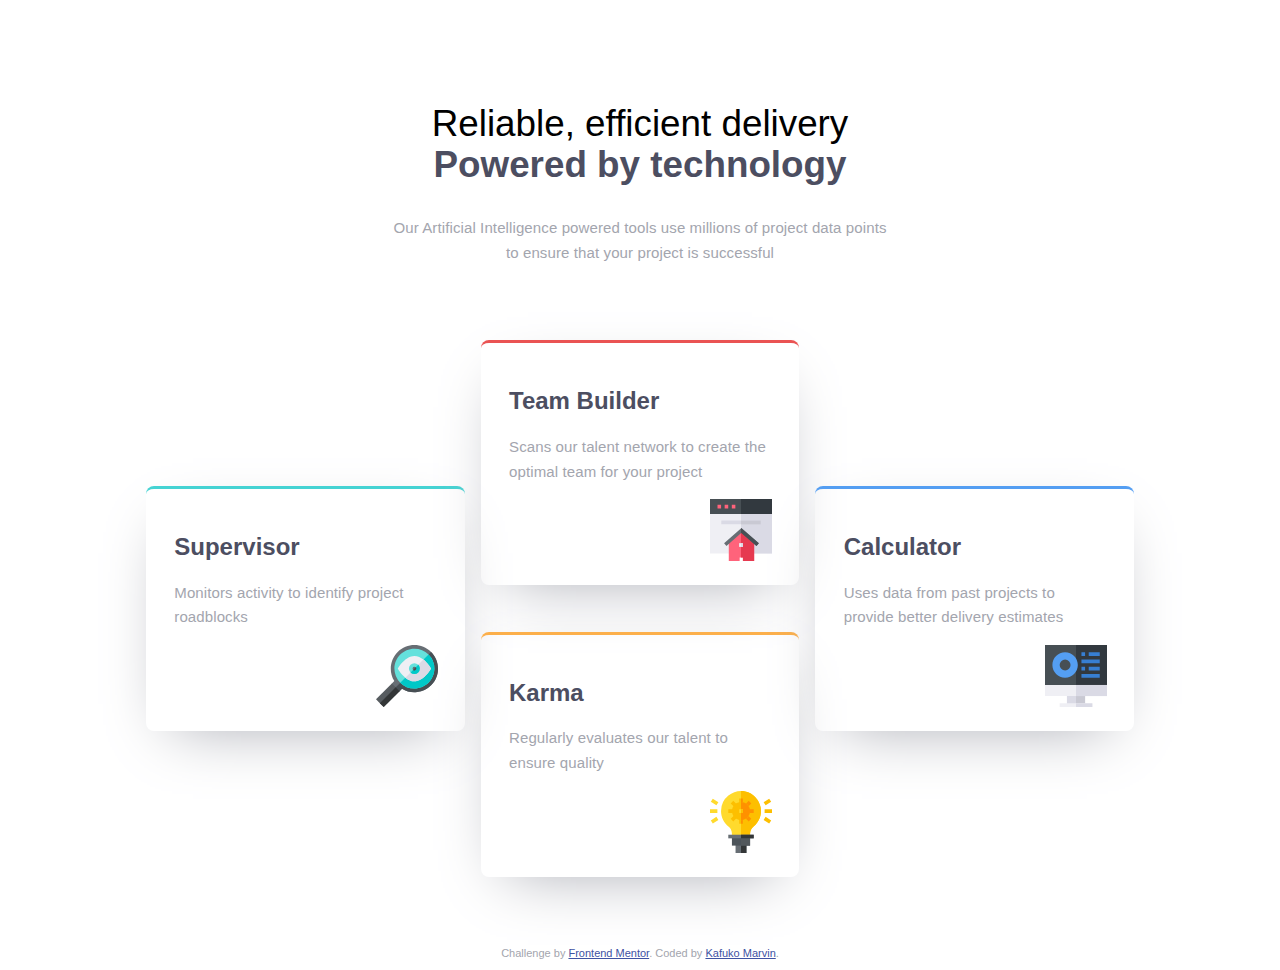
<file: Four Card Feature Section/index.html>
<!DOCTYPE html>
<html lang="en">

<head>
    <meta charset="UTF-8">
    <meta name="viewport" content="width=device-width, initial-scale=1.0">

    <link rel="icon" type="image/png" sizes="32x32" href="./images/favicon-32x32.png">
    <link rel="stylesheet" href="styles.css">

    <title>Frontend Mentor | Four card feature section</title>


</head>

<body>
    <div class="section-header">
        <h1>Reliable, efficient delivery</h1>
        <h2 class="title"><b>Powered by technology</b></h2>
        <p class="text">Our Artificial Intelligence powered tools use millions of project data points to ensure that your project is successful</p>
    </div>
    <main>
        <article class="card card-one">

            <h2 class="title">Supervisor</h2>
            <p class="text"> Monitors activity to identify project roadblocks </p>
            <div class="card_image">
                <img src="./images/icon-supervisor.svg" alt="">
            </div>
        </article>


        <article class="card card-two">

            <h2 class="title">Team Builder</h2>
            <p class="text"> Scans our talent network to create the optimal team for your project</p>
            <div class="card_image">
                <img src="./images/icon-team-builder.svg" alt="">
            </div>
        </article>


        <article class="card  card-three">
            <h2 class="title">Karma</h2>
            <p class="text"> Regularly evaluates our talent to ensure quality</p>
            <div class="card_image">
                <img src="./images/icon-karma.svg" alt="">
            </div>
        </article>


        <article class="card card-four">
            <h2 class="title">Calculator</h2>
            <p class="text"> Uses data from past projects to provide better delivery estimates </p>
            <div class="card_image">
                <img src="./images/icon-calculator.svg" alt="">
            </div>
        </article>

    </main>
    <footer>
        <p class="attribution">
            Challenge by <a href="https://www.frontendmentor.io?ref=challenge" target="_blank">Frontend Mentor</a>. Coded by <a href="https://www.frontendmentor.io/profile/kafukoM">Kafuko Marvin</a>.
        </p>
    </footer>
</body>
</file>
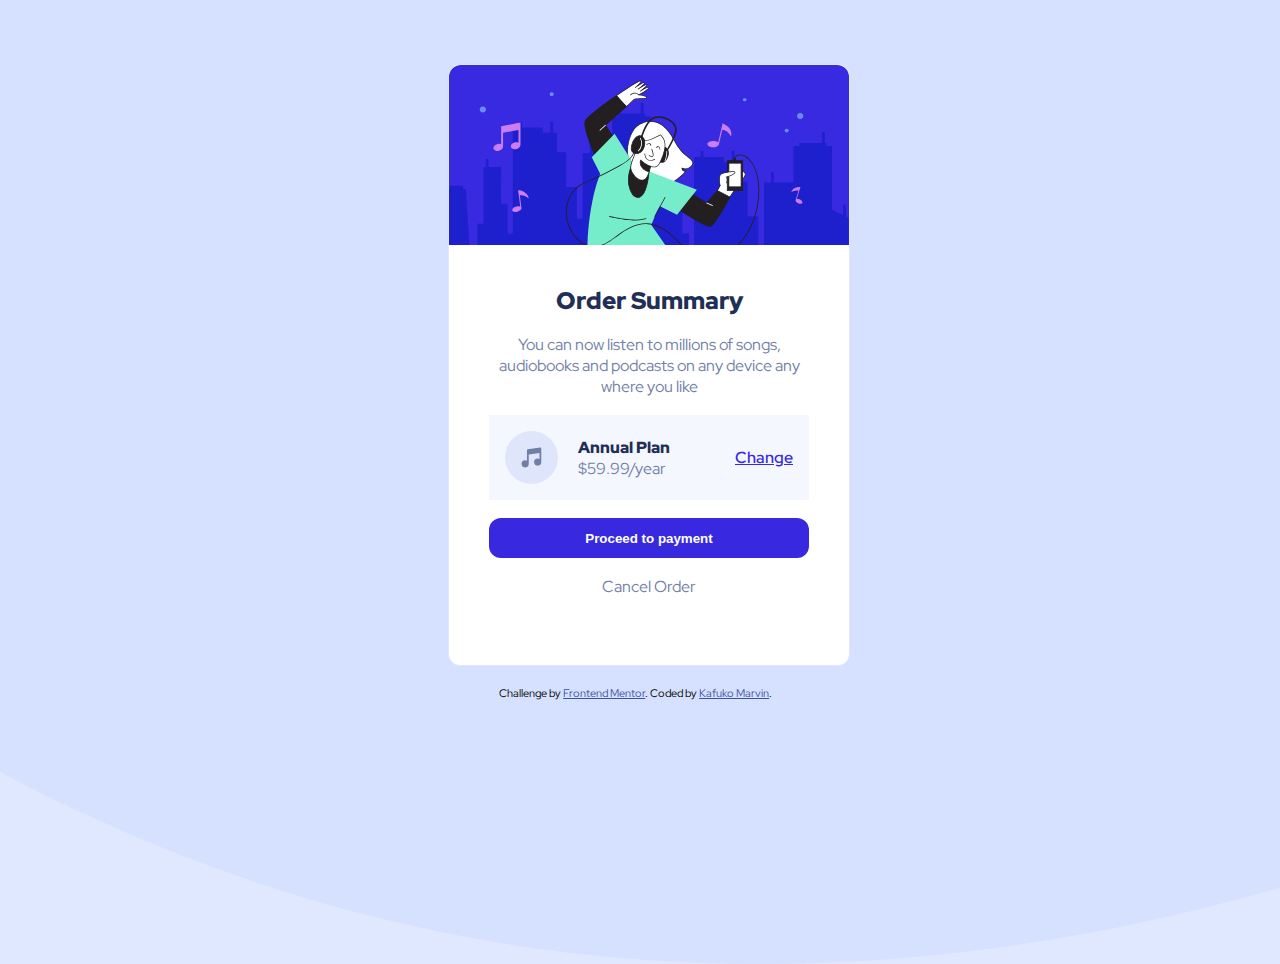
<file: Order Summary Component/index.html>
<!DOCTYPE html>
<html lang="en">

<head>
    <meta charset="UTF-8">
    <meta http-equiv="X-UA-Compatible" content="IE=edge">
    <meta name="viewport" content="width=device-width, initial-scale=1.0">
    <title>Frontend Mentor | Order summary card</title>
    <link rel="stylesheet" href="styles.css">
</head>

<body>
    <div class="parent-container">
        <div class="image-container">
            <img src="./hero.svg" class="hero" alt="Photo">
        </div>
        <div class="content-container">
            <h2 class="header">Order Summary</h2>
            <p class="text">You can now listen to millions of songs, audiobooks and podcasts on any device any where you like</p>
            <div class="pricing">
                <div class="pricing-details">
                    <div class="pricing-left">
                        <img src="./icon-music.svg" class="music" alt="Music icon">
                        <span>
                            <span class="price-header">Annual Plan</span>
                        <span id="price">$59.99/year</span>
                        </span>
                    </div>
                    <div id="link">Change</div>
                </div>
            </div>
            <input type="button" value="Proceed to payment" id="pay">
            <span><a>Cancel Order</a></span>
        </div>
    </div>
    <div class="attribution">
        Challenge by <a href="https://www.frontendmentor.io?ref=challenge" target="_blank">Frontend Mentor</a>. Coded by <a href="https://www.frontendmentor.io/kafukoM">Kafuko Marvin</a>.
    </div>
</body>

</html>
</file>
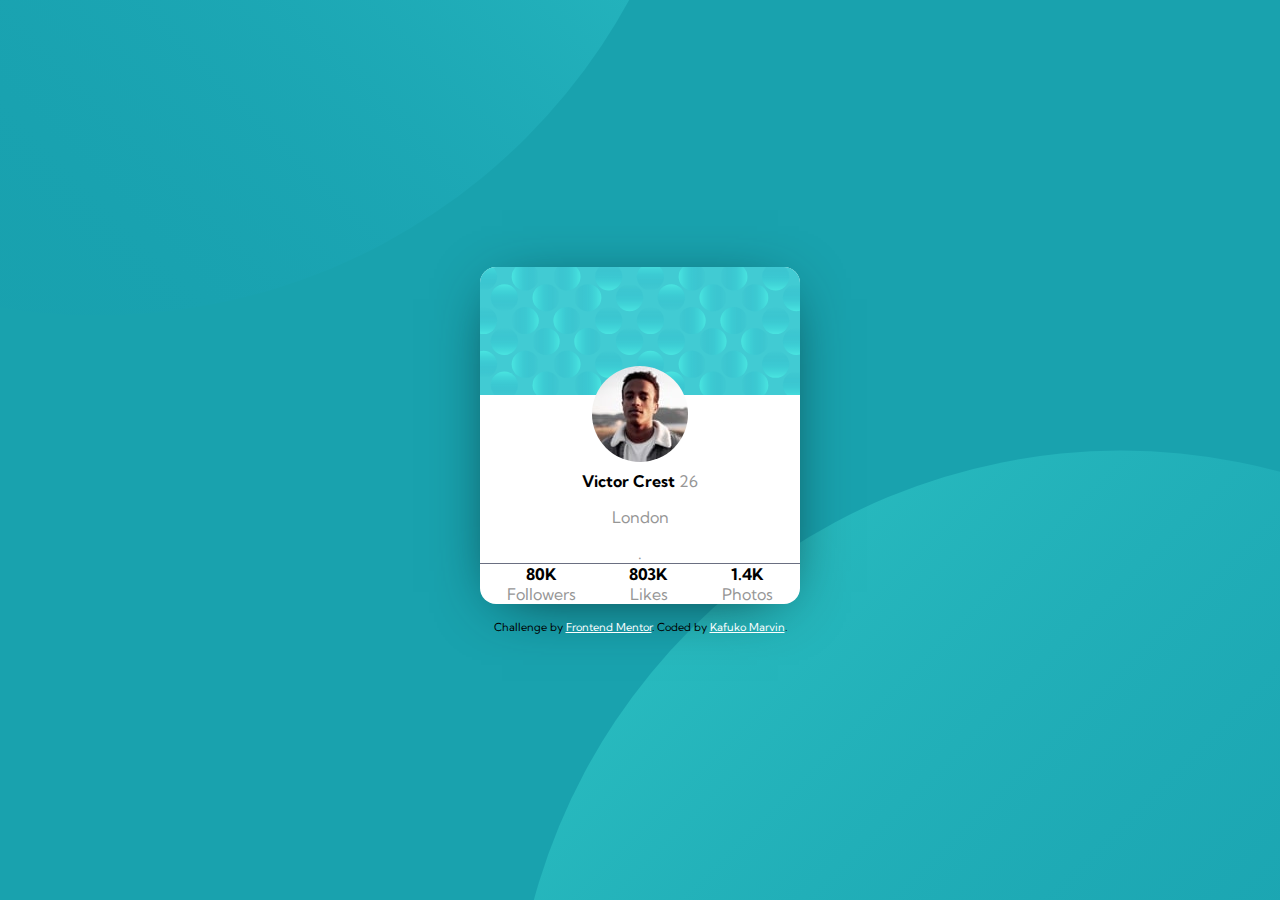
<file: Profile Card Component/index.html>
<!DOCTYPE html>
<html lang="en">

<head>
    <meta charset="UTF-8">
    <meta name="viewport" content="width=device-width, initial-scale=1.0">
    <!-- displays site properly based on user's device -->

    <link rel="icon" type="image/png" sizes="32x32" href="./images/favicon-32x32.png">

    <link rel="stylesheet" href="styles.css">

    <title>Frontend Mentor | Profile card component</title>


</head>

<body>
    <div class="card">
        <div class="card-top">
            <img src="./images/bg-pattern-card.svg" alt="" id="image-top">
        </div>
        <div class="card-body">
            <img src="./images/image-victor.jpg" alt="" id="image-body">
            <div class="card-paragraph">
                <div class="card-name"><b>Victor Crest</b> 26</div>
                <div class="card-city">London</div>
                .
            </div>


        </div>
        <div class="card-bottom">
            <div class="followers"><b>80K</b><span>Followers</span></div>
            <div class="likes"><b>803K</b> <span>Likes</span></div>
            <div class="photos"><b>1.4K</b> <span>Photos</span></div>
        </div>
    </div>

    <div class="attribution">
        Challenge by <a href="https://www.frontendmentor.io?ref=challenge" target="_blank">Frontend Mentor</a>. Coded by <a href="https://www.frontendmentor.io/profile/kafukoM">Kafuko Marvin</a>.
    </div>

</body>

</html>
</file>
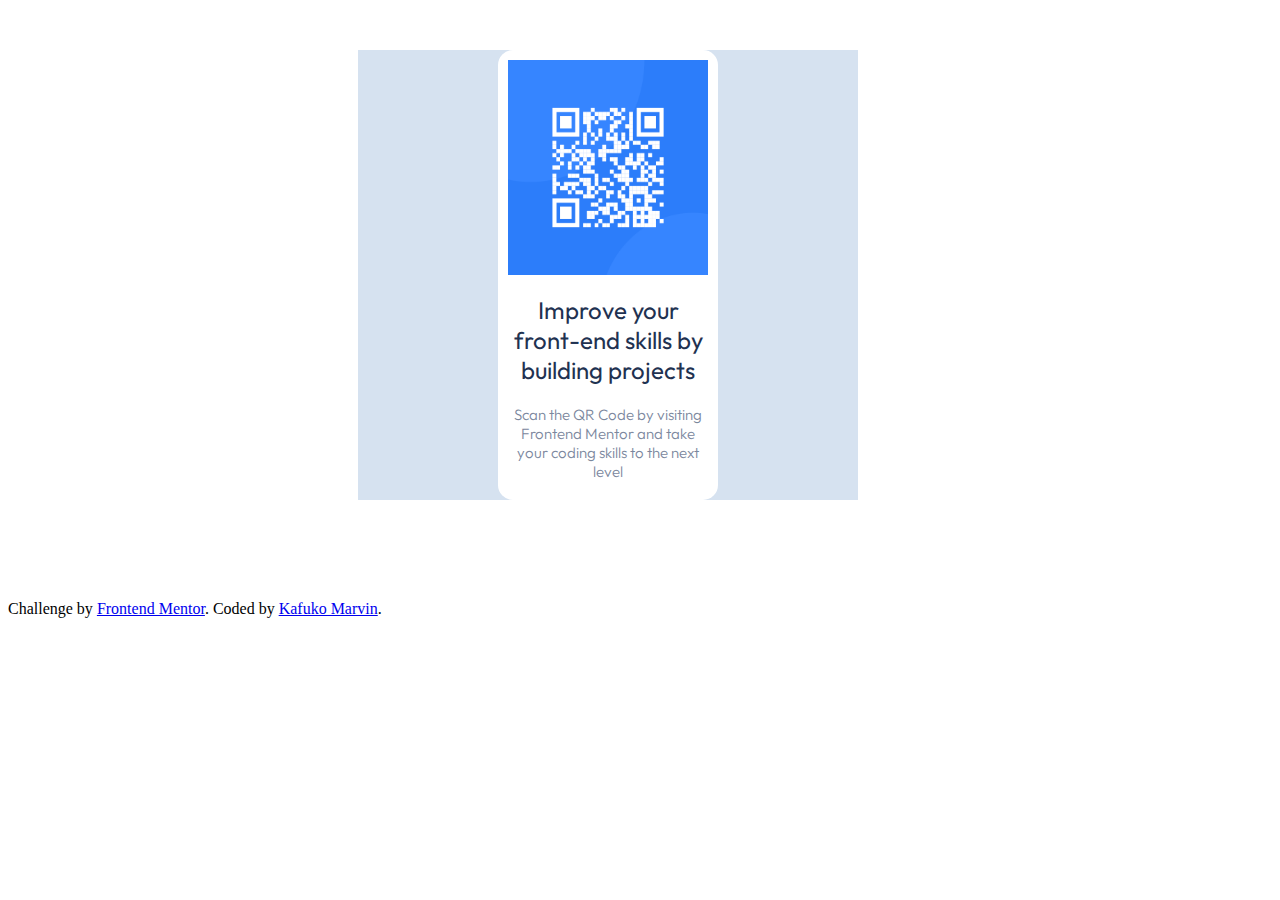
<file: QR Code Component/index.html>
<!DOCTYPE html>
<html lang="en">

<head>
    <meta charset="UTF-8">
    <meta http-equiv="X-UA-Compatible" content="IE=edge">
    <meta name="viewport" content="width=device-width, initial-scale=1.0">
    <link rel="stylesheet" href="styles.css">
    <title>QR Code Component</title>
</head>

<body>
    <div class="parent">
        <div class="qr-container">
            <div class="image-container">
                <img src="./images/image-qr-code.png" alt="qr-code-image">
            </div>
            <div class="text-container">
                <h2>Improve your front-end skills by building projects</h2>
                <p>Scan the QR Code by visiting Frontend Mentor and take your coding skills to the next level</p>
            </div>
        </div>
    </div>

    <footer class="attribution">
        Challenge by <a href="https://www.frontendmentor.io?ref=challenge" target="_blank">Frontend Mentor</a>. Coded by <a href="https://www.frontendmentor.io/profile/kafukoM">Kafuko Marvin</a>.
    </footer>

</body>

</html>
</file>
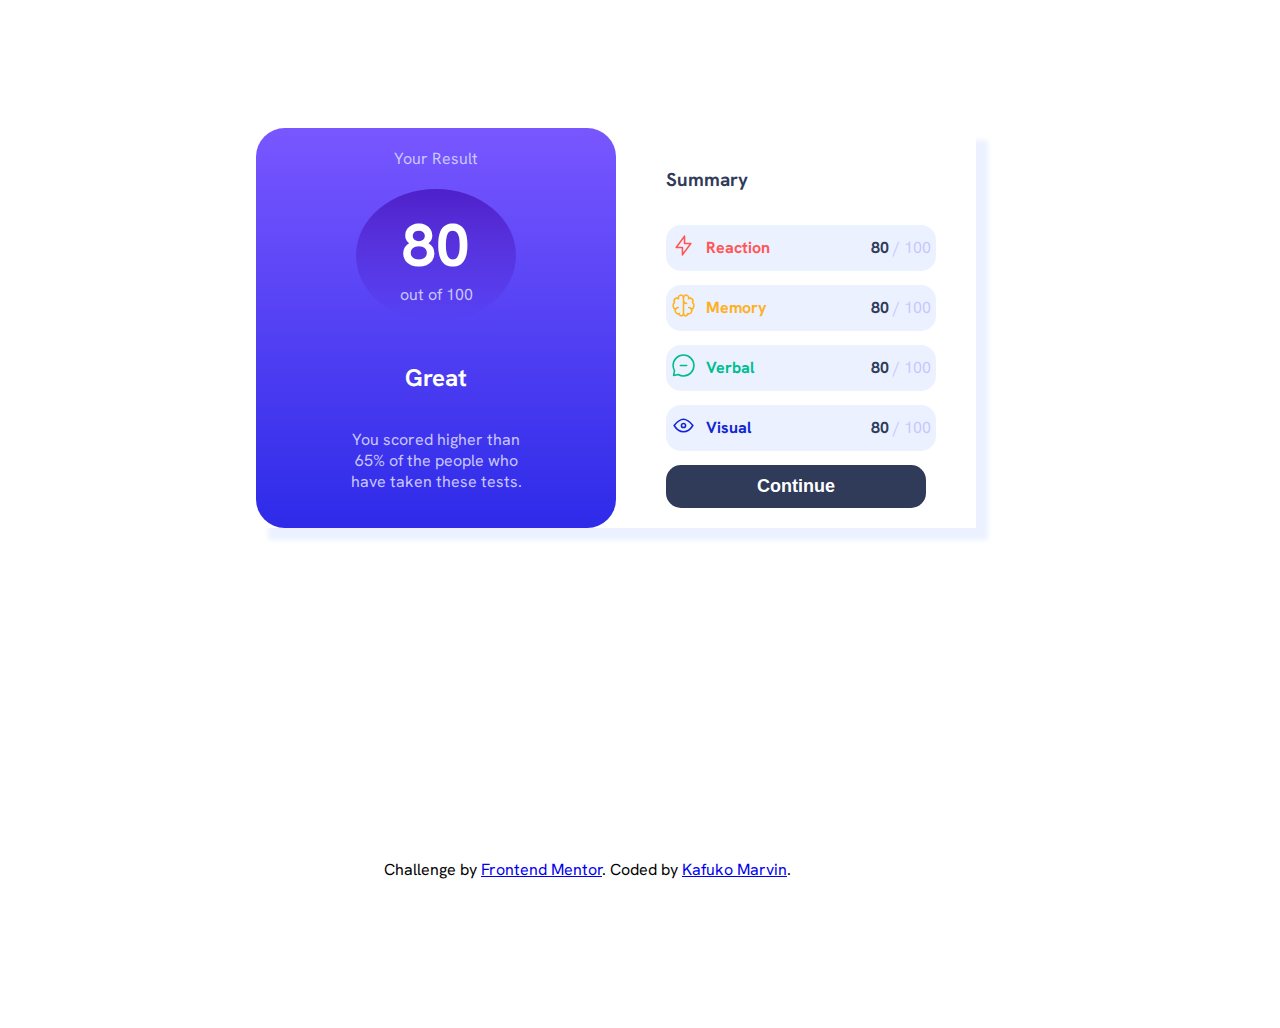
<file: Results Summary Page/index.html>
<!DOCTYPE html>
<html lang="en">

<head>
    <meta charset="UTF-8">
    <meta http-equiv="X-UA-Compatible" content="IE=edge">
    <meta name="viewport" content="width=device-width, initial-scale=1.0">
    <link rel="stylesheet" href="styles.css">
    <title>Results Summary Page</title>
</head>

<body>
    <div class="container">
        <div class="left">
            <div class="results">
                <span>Your Result</span>
                <div class="circle">
                    <b>80</b> out of 100
                </div>
                <h2>Great</h2>
                <p>You scored higher than 65% of the people who have taken these tests.</p>

            </div>
        </div>
        <div class="right">
            <div class="summary">
                <h3>Summary</h3>
                <div class="summary-item reaction">
                    <div class="summary-item__description">
                        <img class="icon" src="./assets/images/icon-reaction.svg" alt="reaction">
                        <b class="name">Reaction</b>
                    </div>
                    <span class="summary-item__percentage">
                        <b>80</b> / 100
                      </span>
                </div>

                <div class="summary-item memory">
                    <div class="summary-item__description">
                        <img class="icon" src="./assets/images/icon-memory.svg" alt="memory">
                        <b class="name">Memory</b>
                    </div>
                    <span class="summary-item__percentage">
                        <b>80</b> / 100
                      </span>
                </div>

                <div class="summary-item verbal">
                    <div class="summary-item__description">
                        <img class="icon" src="./assets/images/icon-verbal.svg" alt="verbal">
                        <b class="name">Verbal</b>
                    </div>
                    <span class="summary-item__percentage">
                        <b>80</b> / 100
                      </span>
                </div>

                <div class="summary-item visual">
                    <div class="summary-item__description">
                        <img class="icon" src="./assets/images/icon-visual.svg" alt="visual">
                        <b class="name">Visual</b>
                    </div>
                    <span class="summary-item__percentage">
                        <b>80</b> / 100
                      </span>
                </div>

                <button class="continue-btn"><b>Continue</b></button>

            </div>
        </div>

    </div>
    <footer class="attribution">
        Challenge by <a href="https://www.frontendmentor.io?ref=challenge" target="_blank">Frontend Mentor</a>. Coded by <a href="https://www.frontendmentor.io/profile/kafukoM">Kafuko Marvin</a>.
    </footer>

</body>

</html>
</file>
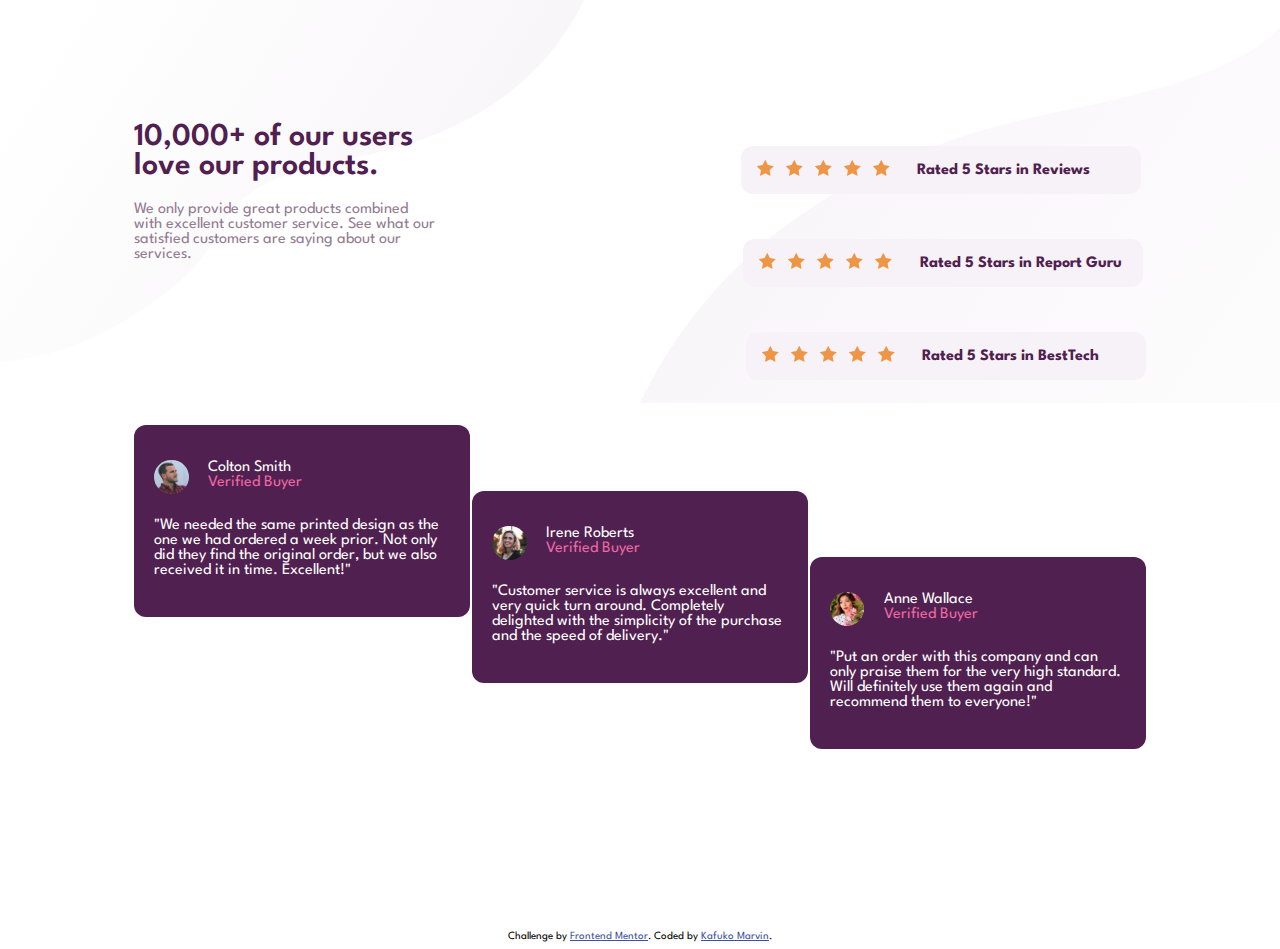
<file: Social Proof Section/index.html>
<!DOCTYPE html>
<html lang="en">

<head>
    <meta charset="UTF-8">
    <meta http-equiv="X-UA-Compatible" content="IE=edge">
    <meta name="viewport" content="width=device-width, initial-scale=1.0">
    <link rel="stylesheet" href="styles.css">
    <link rel="icon" type="image/png" sizes="32x32" href="./images/favicon-32x32.png" />
    <title>Frontend Mentor | Social proof section</title>
</head>

<body>

    <div class="parent-container">
        <div class="header-container">
            <div class="left-header">
                <h1>10,000+ of our users love our products.</h1>
                <p>We only provide great products combined with excellent customer service. See what our satisfied customers are saying about our services.</p>
            </div>
            <div class="right-header">
                <div class="review review-1">
                    <div class="star-container">
                        <img src="./images/icon-star.svg" class="star" alt="">
                        <img src="./images/icon-star.svg" class="star" alt="">
                        <img src="./images/icon-star.svg" class="star" alt="">
                        <img src="./images/icon-star.svg" class="star" alt="">
                        <img src="./images/icon-star.svg" class="star" alt="">
                    </div>
                    <p><b>Rated 5 Stars in Reviews</b></p>


                </div>
                <div class="review review-2">
                    <div class="star-container">
                        <img src="./images/icon-star.svg" class="star" alt="">
                        <img src="./images/icon-star.svg" class="star" alt="">
                        <img src="./images/icon-star.svg" class="star" alt="">
                        <img src="./images/icon-star.svg" class="star" alt="">
                        <img src="./images/icon-star.svg" class="star" alt="">
                    </div>
                    <p><b>Rated 5 Stars in Report Guru</b></p>
                </div>
                <div class="review review-3">
                    <div class="star-container">
                        <img src="./images/icon-star.svg" class="star" alt="">
                        <img src="./images/icon-star.svg" class="star" alt="">
                        <img src="./images/icon-star.svg" class="star" alt="">
                        <img src="./images/icon-star.svg" class="star" alt="">
                        <img src="./images/icon-star.svg" class="star" alt="">
                    </div>
                    <p><b>Rated 5 Stars in BestTech</b></p>
                </div>
            </div>
        </div>
        <div class="body-container">
            <div class="card card-1">
                <div class="card-content">
                    <div class="card-header">
                        <img src="./images/image-colton.jpg" class="profile-image" alt="">
                        <div class="name">
                            Colton Smith<br><span>Verified Buyer</span>
                        </div>
                    </div>
                    <div class="card-body">
                        <p>"We needed the same printed design as the one we had ordered a week prior. Not only did they find the original order, but we also received it in time. Excellent!"
                        </p>
                    </div>
                </div>
            </div>
            <div class="card card-2">
                <div class="card-content">
                    <div class="card-header">
                        <img src="./images/image-irene.jpg" class="profile-image" alt="">
                        <div class="name">
                            Irene Roberts<br><span>Verified Buyer</span>
                        </div>
                    </div>
                    <div class="card-body">
                        <p>"Customer service is always excellent and very quick turn around. Completely delighted with the simplicity of the purchase and the speed of delivery."</p>
                    </div>
                </div>

            </div>
            <div class="card card-3">
                <div class="card-content">
                    <div class="card-header">
                        <img src="./images/image-anne.jpg" class="profile-image" alt="">
                        <div class="name">
                            Anne Wallace<br><span>Verified Buyer</span>
                        </div>
                    </div>
                    <div class="card-body">
                        <p>"Put an order with this company and can only praise them for the very high standard. Will definitely use them again and recommend them to everyone!"</p>
                    </div>
                </div>

            </div>
        </div>
    </div>
    <div class="attribution">
        Challenge by
        <a href="https://www.frontendmentor.io?ref=challenge" target="_blank">Frontend Mentor</a
        >. Coded by <a href="https://www.frontendmentor.io/kafukoM">Kafuko Marvin</a>.
    </div>
</body>

</html>
</file>
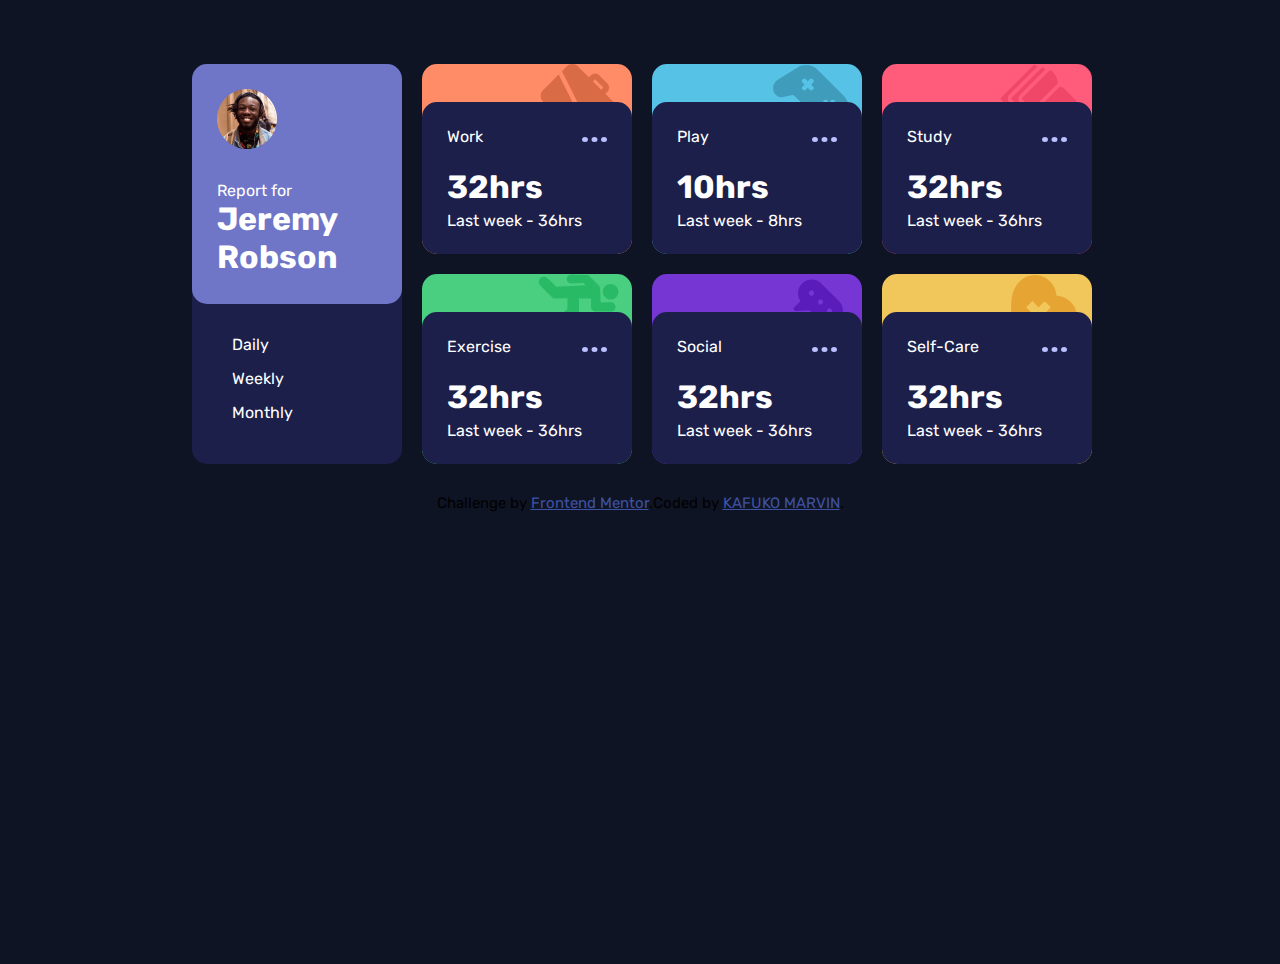
<file: Time Tracking Dashboard/index.html>
<!DOCTYPE html>
<html lang="en">

<head>
    <meta charset="UTF-8">
    <meta http-equiv="X-UA-Compatible" content="IE=edge">
    <meta name="viewport" content="width=device-width, initial-scale=1.0">
    <link rel="icon" type="image/png" sizes="32x32" href="./images/favicon-32x32.png">
    <link rel="stylesheet" href="styles.css">
    <title>Frontend Mentor | Time tracking dashboard</title>
</head>

<body>
    <div class="container">
        <div class="card profile">
            <div class="profile-details">
                <div class="image-container">
                    <img src="./images/image-jeremy.png" alt="">
                </div>
                <div class="card-text">
                    <span>Report for <br> <h1 id="name">Jeremy <br> Robson</h1></span>
                </div>
            </div>

            <ul>
                <li><a class="daily">Daily</a></li>
                <li><a class="weekly">Weekly</a></li>
                <li><a class="monthly">Monthly</a></li>
            </ul>
        </div>

        <div class="card work">
            <div class="details">
                <div class="card-title">
                    <div>Work</div>
                    <div class="icon-svg">
                        <img src="./images/icon-ellipsis.svg" alt="">
                    </div>
                </div>
                <div class="card-body">
                    <h1 class="p-time">32hrs</h1>
                    Last week - <span class="s-time">36hrs</span>
                </div>
            </div>
        </div>
        <div class="card play">
            <div class="details">
                <div class="card-title">
                    <div>Play</div>
                    <div class="icon-svg">
                        <img src="./images/icon-ellipsis.svg" alt="">
                    </div>
                </div>
                <div class="card-body">
                    <h1 class="p-time">10hrs</h1>
                    Last week - <span class="s-time">8hrs</span>
                </div>
            </div>
        </div>
        <div class="card study">
            <div class="details">
                <div class="card-title">
                    <div>Study</div>
                    <div class="icon-svg">
                        <img src="./images/icon-ellipsis.svg" alt="">
                    </div>
                </div>
                <div class="card-body">
                    <h1 class="p-time">32hrs</h1>
                    Last week - <span class="s-time">36hrs</span>
                </div>
            </div>

        </div>
        <div class="card exercise">
            <div class="details">
                <div class="card-title">
                    <div>Exercise</div>
                    <div class="icon-svg">
                        <img src="./images/icon-ellipsis.svg" alt="">
                    </div>
                </div>
                <div class="card-body">
                    <h1 class="p-time">32hrs</h1>
                    Last week - <span class="s-time">36hrs</span>
                </div>
            </div>

        </div>
        <div class="card social">
            <div class="details">
                <div class="card-title">
                    <div>Social</div>
                    <div class="icon-svg">
                        <img src="./images/icon-ellipsis.svg" alt="">
                    </div>
                </div>
                <div class="card-body">
                    <h1 class="p-time">32hrs</h1>
                    Last week - <span class="s-time">36hrs</span>
                </div>
            </div>

        </div>
        <div class="card self-care">
            <div class="details">
                <div class="card-title">
                    <div>Self-Care</div>
                    <div class="icon-svg">
                        <img src="./images/icon-ellipsis.svg" alt="">
                    </div>
                </div>
                <div class="card-body">
                    <h1 class="p-time">32hrs</h1>
                    Last week - <span class="s-time">36hrs</span>
                </div>
            </div>

        </div>
    </div>

    <div class="attribution">
        Challenge by <a href="https://www.frontendmentor.io?ref=challenge" target="_blank">Frontend Mentor</a>.Coded by <a href="https://www.frontendmentor.io/profile/kafukoM">KAFUKO MARVIN</a>.
    </div>
    <script src="main.js"></script>
</body>

</html>
</file>
<file: Four Card Feature Section/styles.css>
:root {
    --red: hsl(0, 78%, 62%);
    --cyan: hsl(180, 62%, 55%);
    --orange: hsl(34, 97%, 64%);
    --blue: hsl(212, 86%, 64%);
    --dark-blue: hsl(234, 12%, 34%);
    --grayish-blue: hsl(229, 6%, 66%);
    --light-gray: hsl(0, 0%, 98%);
}

body {
    margin: 0;
    padding: 0;
    min-height: 100vh;
    font-family: "Poppins", sans-serif;
    display: grid;
    grid-template-columns: 77.2%;
    grid-template-rows: auto auto;
    justify-content: center;
    gap: 3.7rem;
}

p {
    color: var(--grayish-blue);
}

h2,
title {
    color: var(--dark-blue);
}

.section-header {
    text-align: center;
    padding: 4.9rem 0 0 0;
    width: 50%;
    margin-left: 25%;
}

.section-header h1 {
    font-weight: 100;
    margin-bottom: -2rem;
}

.section-header h1,
.section-header h2 {
    font-size: 2.3rem;
}

.text {
    font-size: 0.94rem;
    letter-spacing: 0.1px;
    line-height: 1.65;
}

main {
    display: grid;
    grid-template-columns: repeat(3, 1fr);
    grid-template-rows: repeat(2, 1fr);
    grid-template-areas: "card-1 card-2 card-4" "card-1 card-3 card-4";
    gap: 1rem;
    row-gap: 2.9rem;
}

.card {
    box-shadow: 0px 20px 61px -26px var(--grayish-blue);
    border-radius: 0.5em;
    padding: 7.55% 8.5% 7.5% 8.9%;
}

.card-one {
    grid-area: card-1;
    border-top: solid 3px var(--cyan);
    align-self: center;
}

.card-two {
    grid-area: card-2;
    border-top: solid 3px var(--red);
}

.card-three {
    grid-area: card-3;
    border-top: solid 3px var(--orange);
}

.card-four {
    grid-area: card-4;
    border-top: solid 3px var(--blue);
    align-self: center;
}

.card_image {
    display: flex;
    justify-content: end;
}

img {
    width: 23.5%;
}

.attribution {
    font-size: 11px;
    text-align: center;
}

.attribution a {
    color: hsl(228, 45%, 44%);
}
</file>
<file: Order Summary Component/styles.css>
* {
    margin: 0;
    padding: 0;
}

:root {
    --Pale-blue: hsl(225, 100%, 94%);
    --Bright-blue: hsl(245, 75%, 52%);
    --Very-pale-blue: hsl(225, 100%, 98%);
    --Desaturated-blue: hsl(224, 23%, 55%);
    --Dark-blue: hsl(223, 47%, 23%);
}

@font-face {
    font-family: 'Red Hat Display';
    src: url('./RedHatDisplay-VariableFont_wght.ttf')
}

body {
    font-family: 'Red Hat Display';
    background-image: url('./pattern-background-desktop.svg');
    background-repeat: no-repeat;
    background-size: cover;
    background-color: hsl(225, 100%, 94%);
    min-height: 100vh;
}

.parent-container {
    margin-top: 5%;
    margin-left: 35%;
    display: flex;
    flex-direction: column;
    width: 25rem;
    height: 37.5rem;
    border: 1px solid var(--Pale-blue);
    background-color: white;
    border-radius: .75rem;
}

.image-container {
    width: 100%;
    height: 30%;
}

.content-container {
    margin: 10%;
    height: 80%;
    display: flex;
    flex-direction: column;
    align-items: center;
    gap: 1.125rem;
}

.header,
.price-header {
    color: var(--Dark-blue);
    font-weight: 900;
}

.text {
    text-align: center;
}

.pricing {
    display: flex;
    height: 25%;
    width: 100%;
    background-color: var(--Very-pale-blue);
}

.pricing-details {
    display: flex;
    margin: 5%;
    width: 100%;
    align-items: center;
}

.pricing-left {
    height: 100%;
    display: flex;
    gap: 1.25rem;
}

.pricing-left>span {
    align-self: center;
}

.hero {
    width: 100%;
    height: 100%;
    border-radius: .75rem .75rem 0 0;
}

.music {
    height: 100%;
    width: min-content;
}

#pay {
    width: 100%;
    height: 2.5rem;
    color: white;
    font-weight: 900;
    background-color: var(--Bright-blue);
    border-radius: .75rem;
    border-style: none;
    border-color: white;
}

#link {
    color: var(--Bright-blue);
    text-decoration: underline;
    font-weight: 500;
}

#pay,
#link,
a:hover {
    cursor: pointer;
}

.text,
span>a,
#price {
    color: var(--Desaturated-blue);
}

.attribution {
    margin-top: 1.25rem;
    font-size: 11px;
    margin-left: 39%;
}

.attribution a {
    color: hsl(228, 45%, 44%);
}
</file>
<file: Profile Card Component/styles.css>
:root {
    --Dark-cyan: hsl(185, 75%, 39%);
    --Very-dark-desaturated-blue: hsl(229, 23%, 23%);
    --Dark-grayish-blue: hsl(227, 10%, 46%);
    --Dark-gray: hsl(0, 0%, 59%);
    --font-size: 18px;
}

@font-face {
    font-family: 'Kumbh Sans';
    src: url('./KumbhSans-VariableFont_wght.ttf')
}


/* Mobile Layout */

body {
    margin: 0;
    padding: 0;
    min-height: 100vh;
    display: flex;
    flex-flow: column wrap;
    justify-content: center;
    align-items: center;
    background: url(./images/bg-pattern-top.svg) no-repeat, url(./images/bg-pattern-bottom.svg) no-repeat;
    background-position: -50vw -25vh, 45vw 60vh;
    background-size: 110%;
    background-color: var(--Dark-cyan);
}

@media (min-width: 576px) {
    body {
        background-position: -50vw -50vh, 45vw 60vh;
    }
}

@media (min-width: 768px) {
    body {
        background-position: -50vw -70vh, 40vw 50vh;
    }
}


/*Desktop Layout*/

@media (min-width: 992px) {
    body {
        background-position: -40vw -100vh, 40vw 50vh;
        background-size: 95%;
    }
}

.card {
    background-color: white;
    display: flex;
    flex-direction: column;
    font-family: 'Kumbh Sans';
    color: var(--Dark-gray);
    border-radius: 1rem;
    width: clamp(20rem, 85vw, 20% + 60px);
    height: clamp(25rem, 51.5vh, 30% + 100px);
    box-shadow: 0px 10px 60px -22px #062528;
}

#image-top {
    width: 100%;
    height: 100%;
    border-radius: 1rem 1rem 0 0;
}

.card-top {
    height: 30%;
}

#image-body {
    position: absolute;
    top: -20%;
    border-radius: 50%;
}

.card-paragraph {
    display: flex;
    flex-direction: column;
    gap: 1rem;
    margin-top: 4.5rem;
    text-align: center;
}

.card-city {
    left: 60%;
}

.card-body {
    display: flex;
    align-items: center;
    justify-content: center;
    flex-direction: column;
    position: relative;
    height: 50%;
}

.card-bottom {
    display: flex;
    justify-content: space-around;
    align-items: center;
    height: 20%;
    border-top: 1px solid var(--Dark-grayish-blue);
}

.followers,
.likes,
.photos {
    display: flex;
    flex-direction: column;
    text-align: center;
}

b {
    color: black;
}

.attribution {
    margin-top: 1rem;
    font-size: 11px;
    text-align: center;
    font-family: 'Kumbh Sans';
}

.attribution a {
    color: white
}
</file>
<file: QR Code Component/styles.css>
@font-face {
    font-family: 'Outfit-regular';
    src: url(./static/Outfit-Regular.ttf);
}

@font-face {
    font-family: 'Outfit-light';
    src: url(./static/Outfit-Light.ttf);
}

.parent {
    margin: 50px 350px 100px;
    width: 500px;
    display: flex;
    justify-content: center;
    background-color: hsl(212, 45%, 89%);
}

.qr-container {
    width: 200px;
    height: 430px;
    border-radius: 15px;
    padding: 10px;
    background-color: #fff;
}

.image-container {
    width: 100%;
    height: 50%;
}

.text-container {
    width: 100%;
    height: 50%;
    text-align: center;
}

img {
    width: 100%;
    height: 100%;
}

h2 {
    font-family: 'Outfit-regular';
    max-height: 50%;
    color: hsl(218, 44%, 22%);
    font-weight: 400;
}

p {
    font-family: 'Outfit-light';
    font-size: 15px;
    max-height: 50%;
    color: hsl(220, 15%, 55%);
}

@media (max-width: 375px) {
    .parent {
        margin: 20px;
        width: calc(100% - 40px);
    }
    .qr-container {
        width: calc(100% - 40px);
        height: auto;
        padding: 10px;
    }
}


/*
@media (min-width: 1440px) {
    .parent {
        margin: 50px 350px 100px;
        width: 500px;
    }
    .qr-container {
        width: 200px;
        height: 430px;
    }
}
*/
</file>
<file: Results Summary Page/styles.css>
/* Variables */

:root {
    /* Primary colors */
    --Light-red: hsl(0, 100%, 67%);
    --Orange-yellow: hsl(39, 100%, 56%);
    --Green-teal: hsl(166, 100%, 37%);
    --Cobalt-blue: hsl(234, 85%, 45%);
    /* Gradients colors */
    /* Backgrounds */
    --Light-slate-blue: hsl(252, 100%, 67%);
    --Light-royal-blue: hsl(241, 81%, 54%);
    /* Cicles */
    --Violet-blue: hsla(256, 72%, 46%, 1);
    --Persian-blue: hsla(241, 72%, 46%, 0);
    /* Neutral */
    --White: hsl(0, 0%, 100%);
    --Pale-blue: hsl(221, 100%, 96%);
    --Light-lavender: hsl(241, 100%, 89%);
    --Dark-gray-blue: hsl(224, 30%, 27%);
    /* Font Size */
    --paragraph: 18px;
}

@font-face {
    font-family: 'Hanken-Grotesk';
    src: url(./assets/fonts/HankenGrotesk-VariableFont_wght.ttf);
}

body {
    font-family: 'Hanken-Grotesk';
    padding: 0;
    margin: 0;
    min-height: 100vh;
}

.container {
    margin-top: 10%;
    margin-left: 20%;
    width: 45rem;
    height: 25rem;
    display: flex;
    box-shadow: 12px 12px 5px var(--Pale-blue);
}

.left {
    width: 50%;
    height: 100%;
    border-radius: 1.8rem;
    display: flex;
    align-items: center;
    justify-content: center;
    background: linear-gradient(var(--Light-slate-blue), var(--Light-royal-blue));
    color: var(--Light-lavender);
}

.results {
    width: 200px;
    height: 90%;
    display: flex;
    flex-direction: column;
    align-items: center;
    justify-content: space-evenly;
}

.right {
    width: 50%;
    height: 100%;
    border-radius: 1rem;
    display: flex;
    align-items: center;
    justify-content: center;
}

.summary {
    width: 260px;
    height: 90%;
    display: flex;
    flex-direction: column;
    justify-content: space-between;
    color: var(--Light-lavender);
}

.summary>h3 {
    color: var(--Dark-gray-blue);
}

.summary-item {
    width: 100%;
    height: 10%;
    border-radius: 15px;
    padding: 5px;
    display: flex;
    justify-content: space-between;
    align-items: center;
    background: var(--Pale-blue);
}

.summary-item__description .icon {
    width: 25px;
}

.summary-item__description .name {
    position: relative;
    top: -5px;
}

.summary-item__percentage b {
    color: var(--Dark-gray-blue);
}

.reaction .name {
    color: var(--Light-red);
}

.memory .name {
    color: var(--Orange-yellow);
}

.verbal .name {
    color: var(--Green-teal);
}

.visual .name {
    color: var(--Cobalt-blue);
}

.circle {
    border-radius: 50%;
    width: 10rem;
    height: 10rem;
    margin: 1.25rem 0 1.25rem;
    display: flex;
    flex-direction: column;
    align-items: center;
    justify-content: center;
    background: linear-gradient(var(--Violet-blue), var(--Persian-blue));
}

.circle>b {
    font-size: 3.75rem;
    color: white;
}

.results>h2 {
    color: white;
}

.results>p {
    text-align: center;
}

img {
    margin-right: 6px;
}

h1 {
    font-size: 60px;
}

.continue-btn {
    border-radius: 15px;
    border-style: none;
    height: 12%;
    background: var(--Dark-gray-blue);
    color: white;
    font-size: var(--paragraph);
    font-family: 'Hanken Grotesk', sans-serif;
}

.continue-btn:active {
    background: linear-gradient(var(--Light-slate-blue), var(--Light-royal-blue));
}

.a {
    font-weight: 900;
}

.attribution {
    position: absolute;
    bottom: 1.25rem;
    left: 30%;
}
</file>
<file: Social Proof Section/styles.css>
:root {
    --Very-Dark-Magenta: hsl(300, 43%, 22%);
    --Soft-Pink: hsl(333, 80%, 67%);
    --Dark-Grayish-Magenta: hsl(303, 10%, 53%);
    --Light-Grayish-Magenta: hsl(300, 24%, 96%);
    --White: hsl(0, 0%, 100%);
}

@font-face {
    font-family: 'League Spartan';
    src: url('./font/LeagueSpartan-VariableFont_wght.ttf');
}

.review p {
    color: var(--Very-Dark-Magenta);
    font-weight: 500;
}

h1 {
    color: var(--Very-Dark-Magenta);
    font-weight: 600;
}

.left-header p {
    color: var(--Dark-Grayish-Magenta);
}

body {
    font-family: 'League Spartan';
    background: url(./images/bg-pattern-top-desktop.svg) no-repeat, url(./images/bg-pattern-bottom-desktop.svg) no-repeat;
    background-position: top left, 50vw -30vh;
}

.parent-container {
    display: flex;
    flex-direction: column;
    height: 90vh;
    margin: 8% 10% 0 10%;
}

.header-container {
    width: 100%;
    height: 40%;
    display: flex;
    justify-content: space-between;
}

.left-header {
    width: 30%;
}

.right-header {
    width: 40%;
    display: flex;
    flex-direction: column;
    justify-content: space-evenly;
}

.review {
    height: 3rem;
    width: 25rem;
    display: flex;
    align-items: center;
    gap: 1.2rem;
    background-color: var(--Light-Grayish-Magenta);
}

.star-container {
    margin-left: 1rem;
}

.star {
    margin-right: 0.5rem;
}

.review-2 {
    align-self: center;
}

.review-3 {
    align-self: flex-end;
}

.body-container {
    width: 100%;
    height: 40%;
    display: flex;
    justify-content: space-between;
}

.card {
    width: 21rem;
    height: 12rem;
    background-color: var(--Very-Dark-Magenta);
    color: white;
}

span {
    color: var(--Soft-Pink);
}

.card-2 {
    align-self: center;
}

.card-3 {
    align-self: flex-end;
}

.card,
.review {
    border-radius: 12px;
}

.card-content {
    margin: 25px 20px;
    height: 80%;
    display: flex;
    flex-direction: column;
    justify-content: space-around;
}

.card-header {
    width: 50%;
    height: 15%;
    display: flex;
    justify-content: space-between;
}

.card-body {
    width: 100%;
}

.attribution {
    margin-top: 20px;
    font-size: 11px;
    text-align: center;
}

.attribution a {
    color: hsl(228, 45%, 44%);
}

.profile-image {
    border-radius: 50%;
    height: 150%
}
</file>
<file: Time Tracking Dashboard/styles.css>
:root {
    --Blue: hsl(246, 80%, 60%);
    --Light-red: hsl(15, 100%, 70%);
    --Soft-blue: hsl(195, 74%, 62%);
    --Light-red-study: hsl(348, 100%, 68%);
    --Lime-green: hsl(145, 58%, 55%);
    --Violet: hsl(264, 64%, 52%);
    --Soft-orange: hsl(43, 84%, 65%);
    --Very-dark-blue: hsl(226, 43%, 10%);
    --Dark-blue: hsl(235, 46%, 20%);
    --Desaturated-blue: hsl(235, 45%, 61%);
    --Pale-Blue: hsl(236, 100%, 87%);
}

@font-face {
    font-family: 'Rubik';
    src: url('./Rubik.ttf');
}

body {
    margin: 0;
    padding: 0;
    min-height: 100vh;
    background-color: var(--Very-dark-blue);
    font-family: 'Rubik';
}

a:hover {
    cursor: pointer;
}

.container {
    height: 25rem;
    width: 56.25rem;
    margin-left: 15%;
    margin-top: 5%;
    display: grid;
    grid-template-columns: repeat(4, 1fr);
    grid-template-rows: repeat(2, 1fr);
    gap: 1.25rem;
}

.card,
.container,
.details,
.profile-details {
    border-radius: .9375rem;
}

.profile {
    grid-column: 1/2;
    grid-row: 1/3;
    background-color: var(--Dark-blue);
    color: white;
}

.work {
    grid-column: 2/3;
    grid-row: 1/2;
    background-color: var(--Light-red);
    background-image: url('./images/icon-work.svg');
    background-repeat: no-repeat;
    background-position: 90% 0;
}

.play {
    grid-column: 3/4;
    grid-row: 1/2;
    background-color: var(--Soft-blue);
    background-image: url('./images/icon-play.svg');
    background-repeat: no-repeat;
    background-position: 90% 0;
}

.study {
    grid-column: 4/5;
    grid-row: 1/2;
    background-color: var(--Light-red-study);
    background-image: url('./images/icon-study.svg');
    background-repeat: no-repeat;
    background-position: 90% 0;
}

.exercise {
    grid-column: 2/3;
    grid-row: 2/3;
    background-color: var(--Lime-green);
    background-image: url('./images/icon-exercise.svg');
    background-repeat: no-repeat;
    background-position: 90% 0;
}

.social {
    grid-column: 3/4;
    grid-row: 2/3;
    background-color: var(--Violet);
    background-image: url('./images/icon-social.svg');
    background-repeat: no-repeat;
    background-position: 90% 0;
}

.self-care {
    grid-column: 4/5;
    grid-row: 2/3;
    background-color: var(--Soft-orange);
    background-image: url('./images/icon-self-care.svg');
    background-repeat: no-repeat;
    background-position: 90% 0;
}

.profile,
.self-care,
.play,
.work,
.study,
.exercise,
.social {
    display: flex;
}

.profile {
    flex-direction: column;
}

.profile-details {
    width: 100%;
    height: 60%;
    align-self: flex-start;
    background-color: var(--Desaturated-blue);
}

.details {
    width: 100%;
    height: 80%;
    align-self: flex-end;
    display: flex;
    flex-direction: column;
    background-color: var(--Dark-blue);
    color: white;
}

.image-container {
    width: 3.75rem;
    height: 3.75rem;
    margin-left: 12%;
    margin-top: 12%;
}

img {
    width: 100%;
    height: 100%;
}

.card-text {
    margin-top: 15%;
    margin-left: 12%;
}

#name {
    margin-top: 0;
}

ul {
    list-style-type: none;
}

li {
    margin: .9375rem 0;
}

.card-title {
    display: flex;
    justify-content: space-between;
    margin: 12% 12% 0 12%;
}

.card-body {
    margin-left: 12%;
}

.card-body>h1 {
    margin-bottom: .3125rem;
}

.icon-svg {
    width: 1.5625rem;
    height: .3125rem;
}

.icon {
    height: 100%;
    width: 100%;
}

.attribution {
    font-size: .9375rem;
    text-align: center;
    margin-top: 1.875rem;
}

.attribution a {
    color: hsl(228, 45%, 44%);
}
</file>
